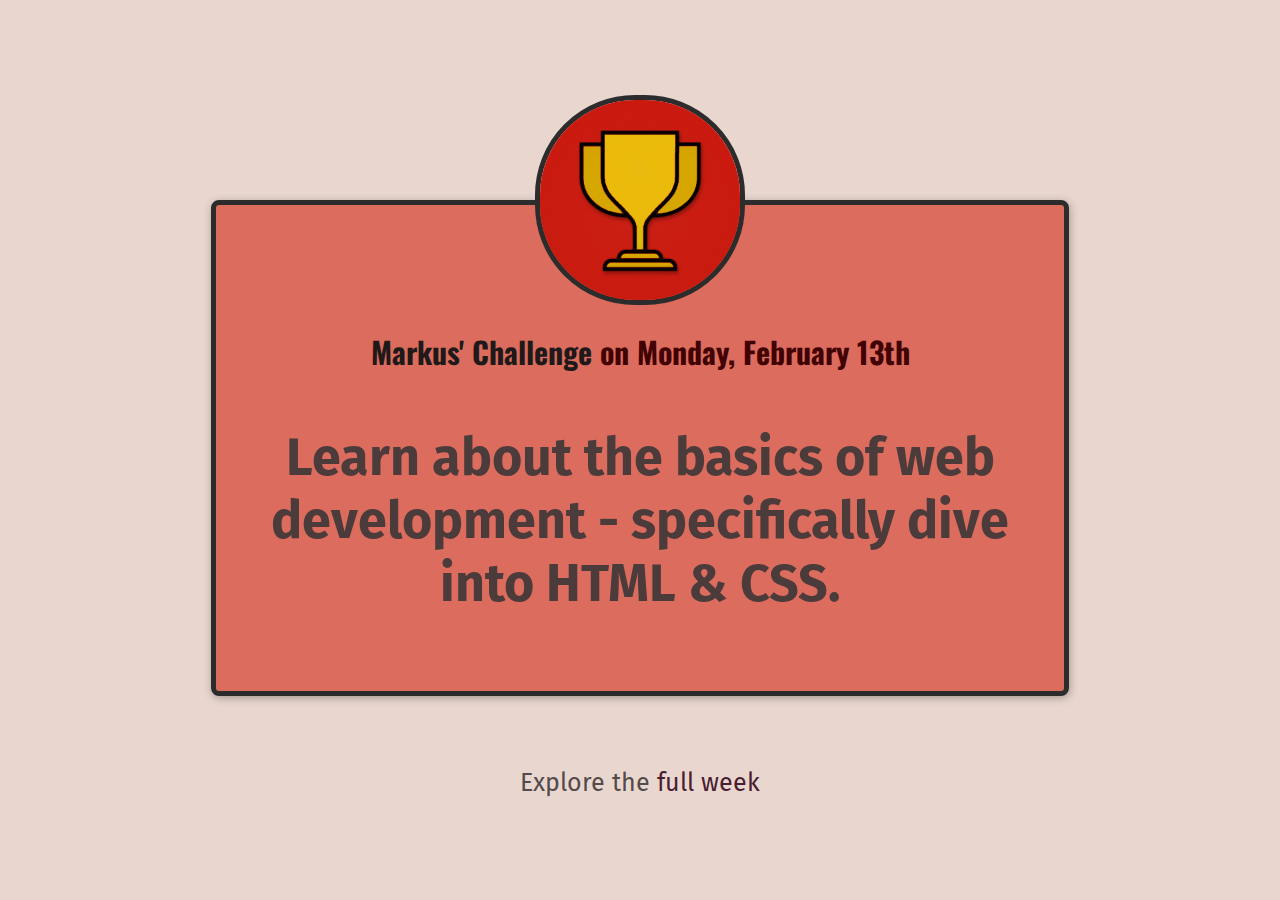
<file: index.html>
<!DOCTYPE html>
<html lang="en">
  <head>
    <link rel="preconnect" href="https://fonts.googleapis.com" />
    <link rel="preconnect" href="https://fonts.gstatic.com" crossorigin />
    <link
      href="https://fonts.googleapis.com/css2?family=Fira+Sans:wght@400;700&family=Oswald:wght@700&display=swap"
      rel="stylesheet"
    />
    <link href="styles/shared.css" rel="stylesheet" />
    <link href="styles/style.css" rel="stylesheet" />
    <title>My Daily Challenge</title>
  </head>
  <body>
    <main>
      <img src="images/challenges-trophy.jpg" alt="A trophy" />
      <h1>Markus' Challenge <span id="date">on Monday, February 13th</span></h1>
      <p id="todays-challenge">
        Learn about the basics of web development - specifically dive into HTML
        & CSS.
      </p>
    </main>
    <footer>
      <p>
        Explore the
        <a href="full-week.html">full week</a>
      </p>
    </footer>
  </body>
</html>
</file>
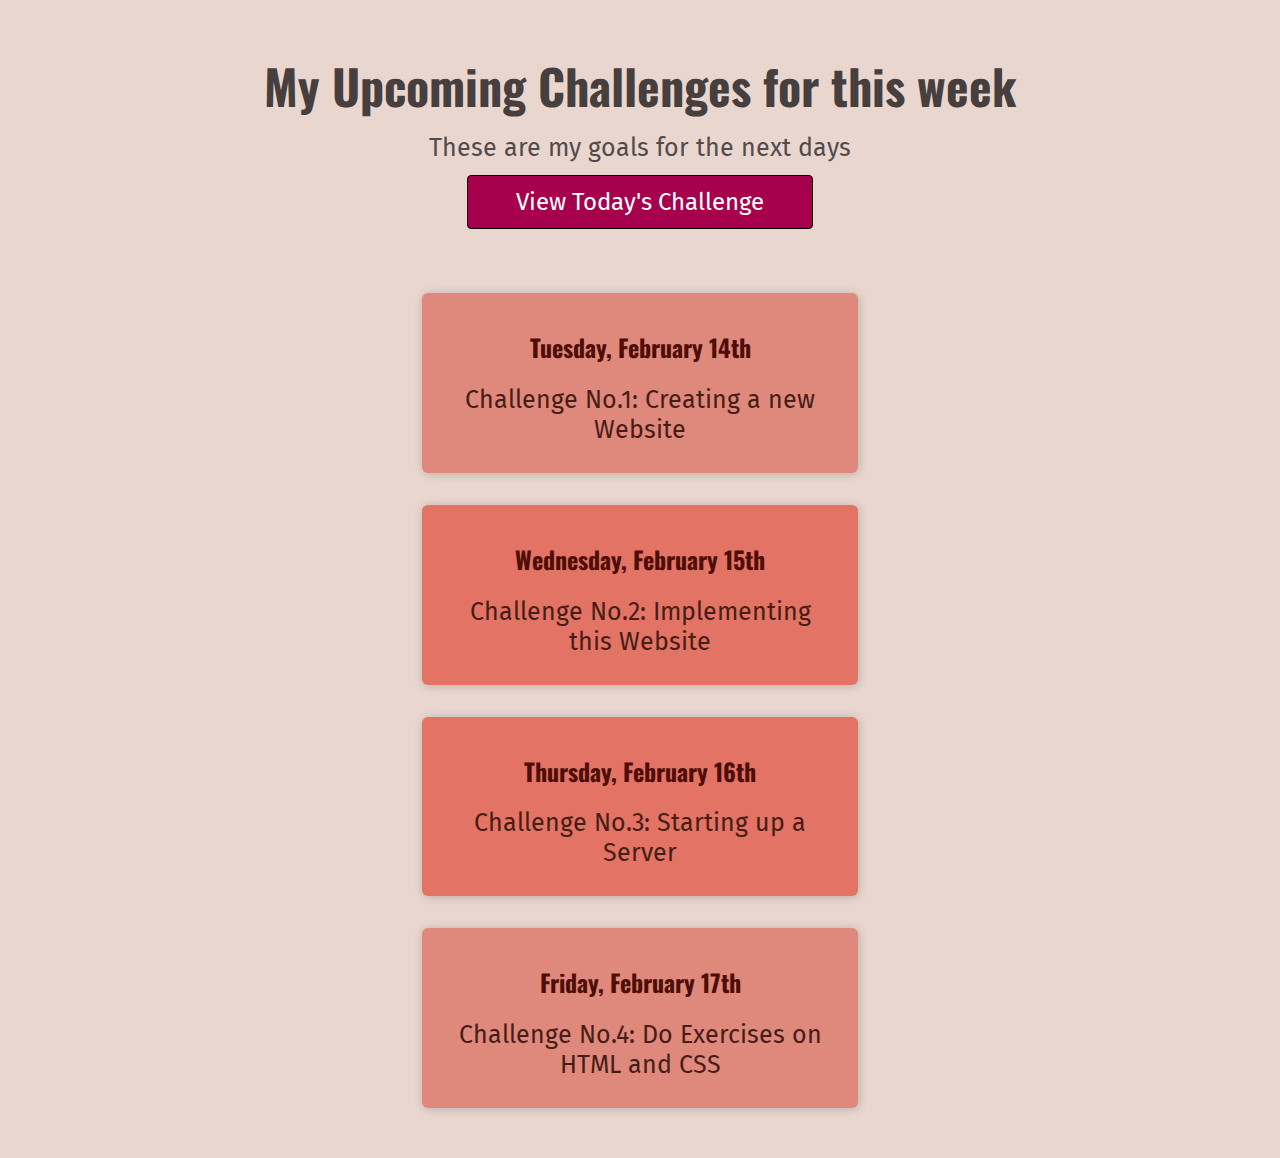
<file: full-week.html>
<!DOCTYPE html>
<html lang="en">
  <head>
    <meta charset="UTF-8" />
    <link rel="preconnect" href="https://fonts.googleapis.com" />
    <link rel="preconnect" href="https://fonts.gstatic.com" crossorigin />
    <link
      href="https://fonts.googleapis.com/css2?family=Fira+Sans:wght@400;700&family=Oswald:wght@700&display=swap"
      rel="stylesheet"
    />
    <link href="styles/shared.css" rel="stylesheet" />
    <link href="styles/full-week-style.css" rel="stylesheet" />
    <title>My Upcoming Challenges</title>
  </head>
  <body>
    <header>
      <h1>My Upcoming Challenges for this week</h1>
      <p id="description">These are my goals for the next days</p>
      <a href="index.html">View Today's Challenge</a>
    </header>
    <main>
      <ol>
        <li>
          <h2>Tuesday, February 14th</h2>
          <p>Challenge No.1: Creating a new Website</p>
        </li>
        <li class="highlight-goal">
          <h2>Wednesday, February 15th</h2>
          <p>Challenge No.2: Implementing this Website</p>
        </li>
        <li class="highlight-goal">
          <h2>Thursday, February 16th</h2>
          <p>Challenge No.3: Starting up a Server</p>
        </li>
        <li>
          <h2>Friday, February 17th</h2>
          <p>Challenge No.4: Do Exercises on HTML and CSS</p>
        </li>
      </ol>
    </main>
  </body>
</html>
</file>
<file: styles/shared.css>
body {
  text-align: center;
  background-color: rgb(233, 215, 207);
  margin: 50px;
}

h1 {
  font-family: "Oswald", sans-serif;
  color: rgb(83, 75, 75);
}

p {
  font-family: "Fira Sans", sans-serif;
  color: rgb(83, 75, 75);
  font-size: 25px;
}

a {
  font-family: "Fira Sans", sans-serif;
  text-decoration: none;
  color: rgb(167, 1, 78);
}

a:hover {
  text-decoration: underline;
}
</file>
<file: styles/style.css>
main {
    width: 800px;
    margin: 200px auto 72px auto;
    background-color: rgb(219, 108, 94);
    padding: 24px;
    border: 5px solid rgb(44,44,44);
    border-radius: 8px;
    box-shadow: 1px 2px 8px rgba(0, 0, 0, 0.3);
}

img {
  width: 200px;
  height: 200px;
  border-radius: 100px;
  border: 5px solid rgb(44,44,44);
  margin-top: -134px;
}

h1{
    font-size: 30px;
    color: rgb(31,25,25);
}

a {
    color:rgb(73,29,50);
}

#todays-challenge {
  font-weight: bold;
  font-size: 52px;
  color: rgb(75, 59, 59);
}

#date {
    color: rgb(66, 2, 2);
}
</file>
<file: styles/full-week-style.css>
header {
  margin-bottom: 64px;
}

h1 {
  margin: 0;
  font-size: 48px;
  color: rgb(71, 62, 62);
}

/* #description {
  margin-bottom: 36px;
} */

header p {
  margin: 12px 12px;
}

a {
  padding: 12px 48px;
  background-color: rgb(167, 1, 78);
  color: white;
  border-radius: 4px;
  border: 1px solid black;
  font-size: 24px;
  display: inline-block;
  margin: 0;
}

a:hover {
  text-decoration: none;
  background-color: rgb(180, 12, 90);
}

ol {
  list-style: none;
  width: 500px;
  margin: 36px auto 0 auto;
  padding: 0;
}

li {
  margin: 32px;
  padding: 16px;
  background-color: rgb(223, 136, 124);
  border-radius: 6px;
  box-shadow: 1px 1px 10px rgba(0,0,0,0.2);
}

h2 {
  color: rgb(78, 13, 5);
  font-family: "Oswald", sans-serif;
}

main p {
  margin: 12px;
  color: rgb(71, 29, 22);
}

.highlight-goal {
  background-color: rgb(226, 115, 101);
}
</file>
